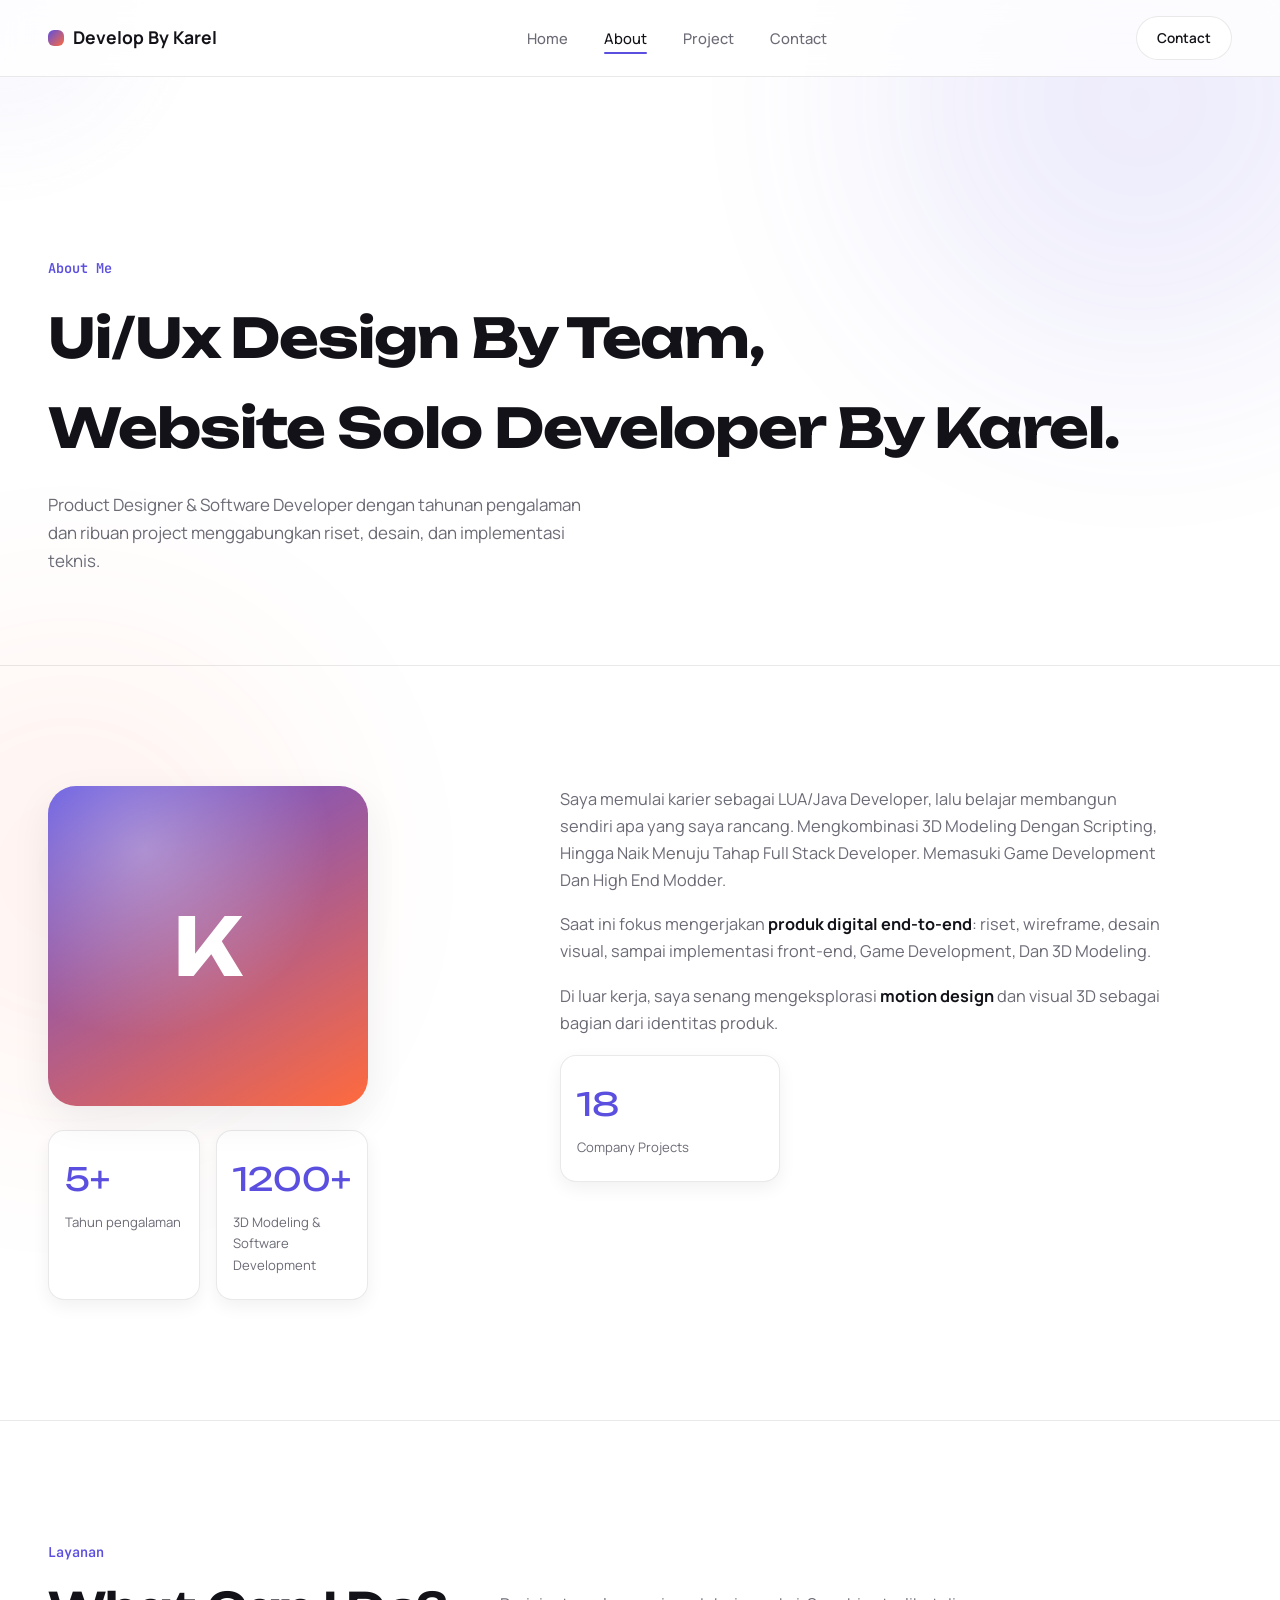
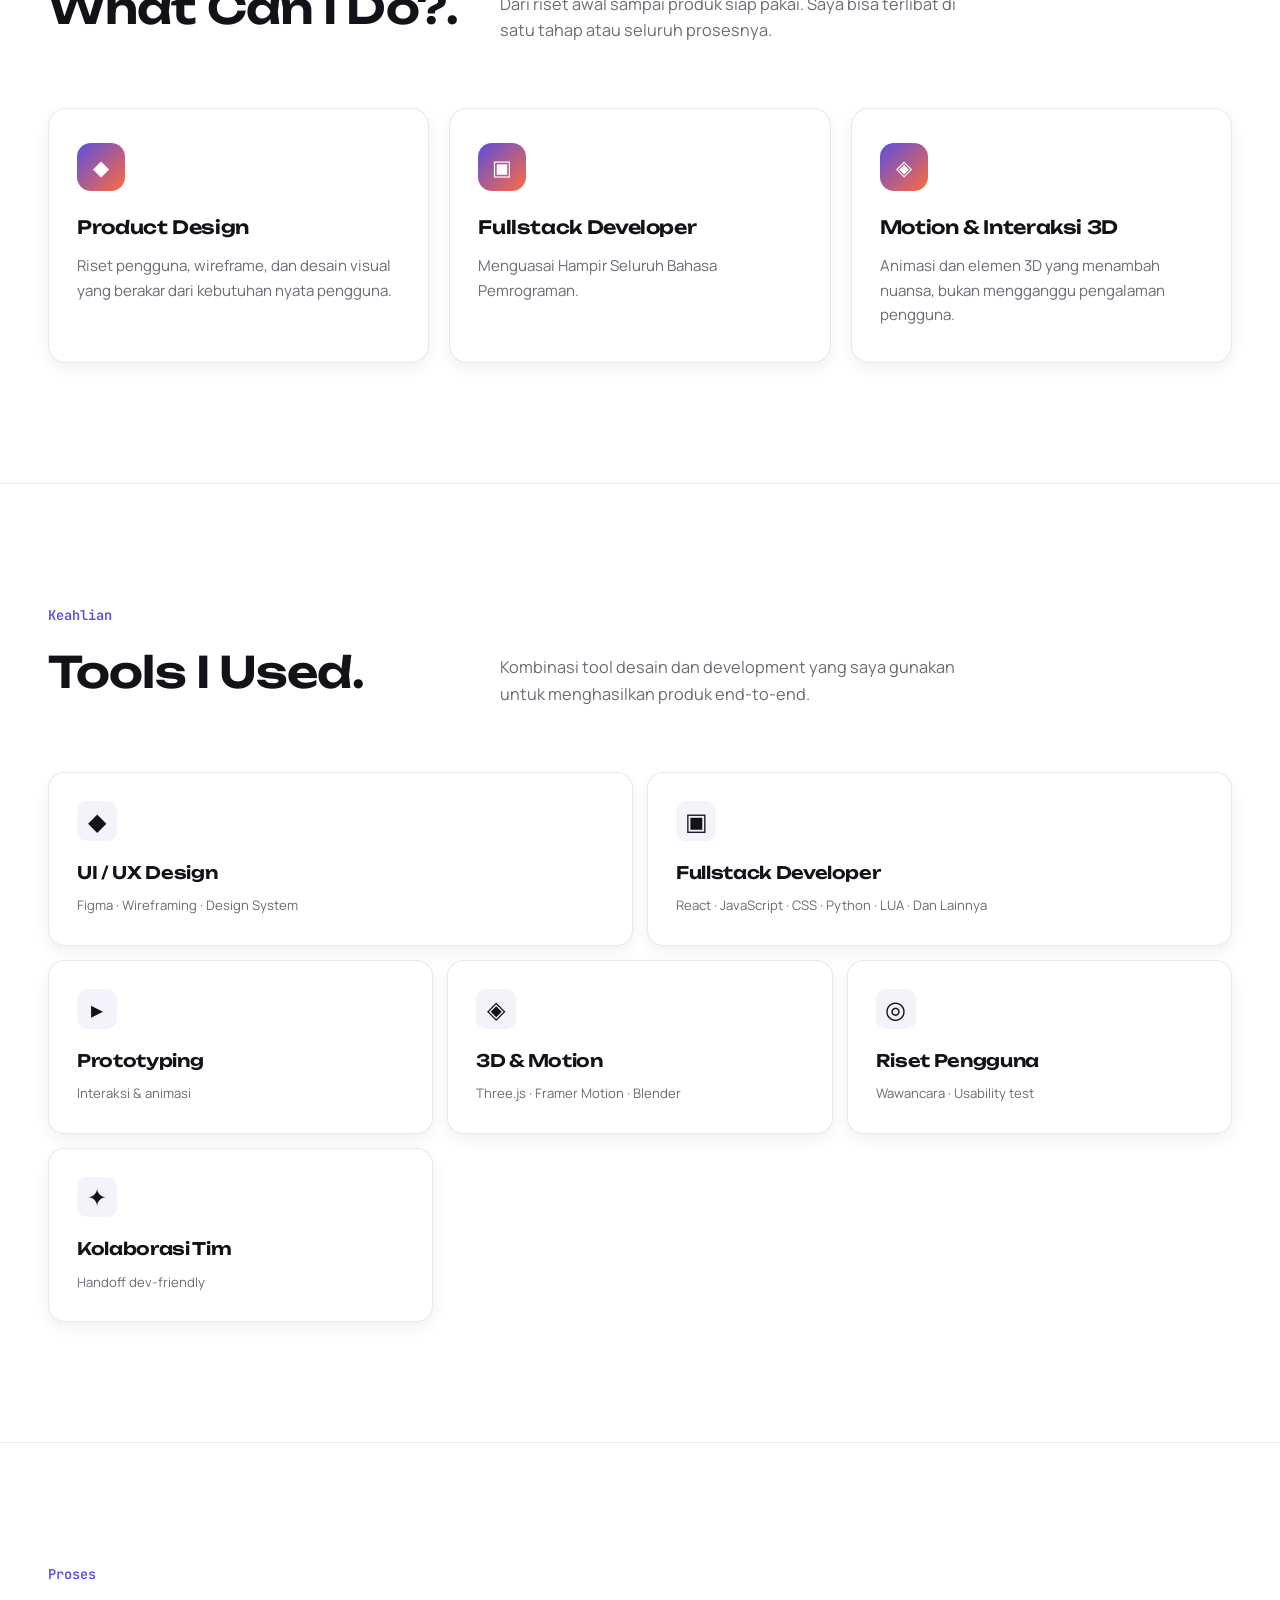
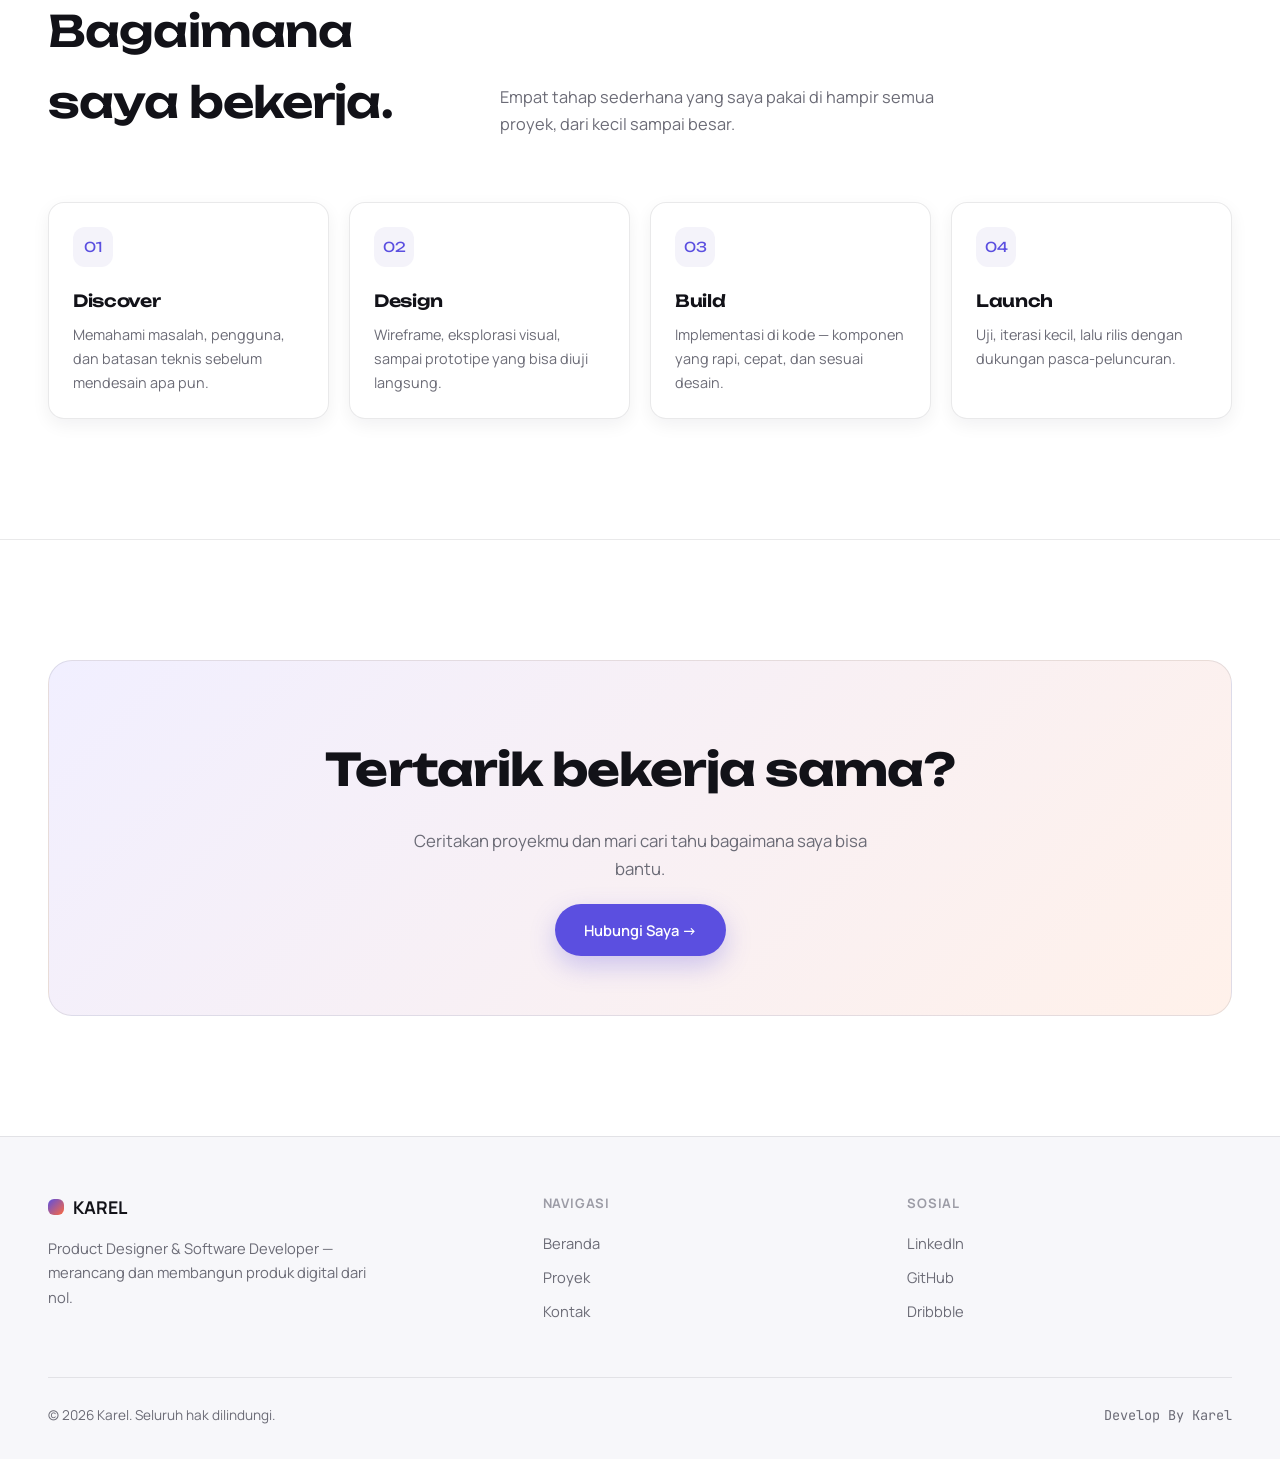
<file: about.html>
<!DOCTYPE html>
<html lang="id">
<head>
<meta charset="UTF-8">
<meta name="viewport" content="width=device-width, initial-scale=1, viewport-fit=cover">
<title>Develop By Karel</title>
<link rel="preconnect" href="https://fonts.googleapis.com">
<link rel="preconnect" href="https://fonts.gstatic.com" crossorigin>
<link href="https://fonts.googleapis.com/css2?family=Unbounded:wght@400;500;600;700;800;900&family=Manrope:wght@400;500;600;700;800&family=JetBrains+Mono:wght@400;500&display=swap" rel="stylesheet">
<link rel="stylesheet" href="assets/style.css">
</head>
<body>

<div class="blob blob-1"></div>
<div class="blob blob-2"></div>
<div id="glow"></div>
<div id="progress"></div>

<nav>
  <div class="wrap">
    <div class="brand"><span class="dot"></span>Develop By Karel</div>
    <div class="navlinks">
      <a href="index.html">Home</a>
      <a href="about.html">About</a>
      <a href="projects.html">Project</a>
      <a href="contact.html">Contact</a>
    </div>
    <a href="contact.html" class="btn btn-ghost" style="padding:10px 20px; font-size:0.85rem;">Contact</a>
  </div>
</nav>

<section class="page-hero">
  <div class="wrap">
    <span class="idx mono">About Me</span>
    <h1>Ui/Ux Design By Team,<br>Website Solo Developer By Karel.</h1>
    <p>Product Designer & Software Developer dengan tahunan pengalaman dan ribuan project menggabungkan riset, desain, dan implementasi teknis.</p>
  </div>
</section>

<section class="section no-border" id="about">
  <div class="wrap">
    <div class="about-grid">
      <div>
        <div class="avatar" style="max-width:320px;"><span>K</span></div>
        <div class="counter-row" style="grid-template-columns:1fr 1fr; max-width:320px;">
          <div class="counter"><div class="n">5+</div><div class="l">Tahun pengalaman</div></div>
          <div class="counter"><div class="n">1200+</div><div class="l">3D Modeling & Software Development</div></div>
        </div>
      </div>
      <div>
        <p>Saya memulai karier sebagai LUA/Java Developer, lalu belajar membangun sendiri apa yang saya rancang. Mengkombinasi 3D Modeling Dengan Scripting, Hingga Naik Menuju Tahap Full Stack Developer. Memasuki Game Development Dan High End Modder.</p>
        <p>Saat ini fokus mengerjakan <strong>produk digital end-to-end</strong>: riset, wireframe, desain visual, sampai implementasi front-end, Game Development, Dan 3D Modeling.</p>
        <p>Di luar kerja, saya senang mengeksplorasi <strong>motion design</strong> dan visual 3D sebagai bagian dari identitas produk.</p>
        <div class="counter" style="max-width:220px; margin-top:8px;"><div class="n">18</div><div class="l">Company Projects</div></div>
      </div>
    </div>
  </div>
</section>

<section class="section" id="services">
  <div class="wrap">
    <div class="shead">
      <span><span class="idx mono">Layanan</span><h2>What Can I Do?.</h2></span>
      <p>Dari riset awal sampai produk siap pakai. Saya bisa terlibat di satu tahap atau seluruh prosesnya.</p>
    </div>
    <div class="services">
      <div class="svc"><div class="ic">◆</div><h3>Product Design</h3><p>Riset pengguna, wireframe, dan desain visual yang berakar dari kebutuhan nyata pengguna.</p></div>
      <div class="svc"><div class="ic">▣</div><h3>Fullstack Developer</h3><p>Menguasai Hampir Seluruh Bahasa Pemrograman.</p></div>
      <div class="svc"><div class="ic">◈</div><h3>Motion & Interaksi 3D</h3><p>Animasi dan elemen 3D yang menambah nuansa, bukan mengganggu pengalaman pengguna.</p></div>
    </div>
  </div>
</section>

<section class="section" id="skills">
  <div class="wrap">
    <div class="shead">
      <span><span class="idx mono">Keahlian</span><h2>Tools I Used.</h2></span>
      <p>Kombinasi tool desain dan development yang saya gunakan untuk menghasilkan produk end-to-end.</p>
    </div>
    <div class="bento">
      <div class="card wide"><div class="ic">◆</div><h3>UI / UX Design</h3><div class="tag">Figma · Wireframing · Design System</div></div>
      <div class="card wide"><div class="ic">▣</div><h3>Fullstack Developer</h3><div class="tag">React · JavaScript · CSS · Python · LUA · Dan Lainnya</div></div>
      <div class="card"><div class="ic">▸</div><h3>Prototyping</h3><div class="tag">Interaksi & animasi</div></div>
      <div class="card"><div class="ic">◈</div><h3>3D & Motion</h3><div class="tag">Three.js · Framer Motion · Blender</div></div>
      <div class="card"><div class="ic">◎</div><h3>Riset Pengguna</h3><div class="tag">Wawancara · Usability test</div></div>
      <div class="card"><div class="ic">✦</div><h3>Kolaborasi Tim</h3><div class="tag">Handoff dev-friendly</div></div>
    </div>
  </div>
</section>

<section class="section" id="process">
  <div class="wrap">
    <div class="shead">
      <span><span class="idx mono">Proses</span><h2>Bagaimana saya bekerja.</h2></span>
      <p>Empat tahap sederhana yang saya pakai di hampir semua proyek, dari kecil sampai besar.</p>
    </div>
    <div class="process">
      <div class="pstep"><div class="num">01</div><h3>Discover</h3><p>Memahami masalah, pengguna, dan batasan teknis sebelum mendesain apa pun.</p></div>
      <div class="pstep"><div class="num">02</div><h3>Design</h3><p>Wireframe, eksplorasi visual, sampai prototipe yang bisa diuji langsung.</p></div>
      <div class="pstep"><div class="num">03</div><h3>Build</h3><p>Implementasi di kode — komponen yang rapi, cepat, dan sesuai desain.</p></div>
      <div class="pstep"><div class="num">04</div><h3>Launch</h3><p>Uji, iterasi kecil, lalu rilis dengan dukungan pasca-peluncuran.</p></div>
    </div>
  </div>
</section>

<section class="section">
  <div class="wrap">
    <div class="cta-panel">
      <h2>Tertarik bekerja sama?</h2>
      <p>Ceritakan proyekmu dan mari cari tahu bagaimana saya bisa bantu.</p>
      <a href="contact.html" class="btn btn-primary">Hubungi Saya →</a>
    </div>
  </div>
</section>

<footer>
  <div class="wrap">
    <div class="foot-grid">
      <div>
        <div class="brand" style="margin-bottom:14px;"><span class="dot"></span>KAREL</div>
        <p style="color:var(--dim); max-width:36ch; font-size:0.92rem;">Product Designer & Software Developer — merancang dan membangun produk digital dari nol.</p>
      </div>
      <div>
        <h4>Navigasi</h4>
        <a href="index.html">Beranda</a><a href="projects.html">Proyek</a><a href="contact.html">Kontak</a>
      </div>
      <div>
        <h4>Sosial</h4>
        <a href="#">LinkedIn</a><a href="#">GitHub</a><a href="#">Dribbble</a>
      </div>
    </div>
    <div class="foot-bottom">
      <span>© 2026 Karel. Seluruh hak dilindungi.</span>
      <span class="mono">Develop By Karel</span>
    </div>
  </div>
</footer>

<script src="assets/common.js"></script>
</body>
</html>
</file>
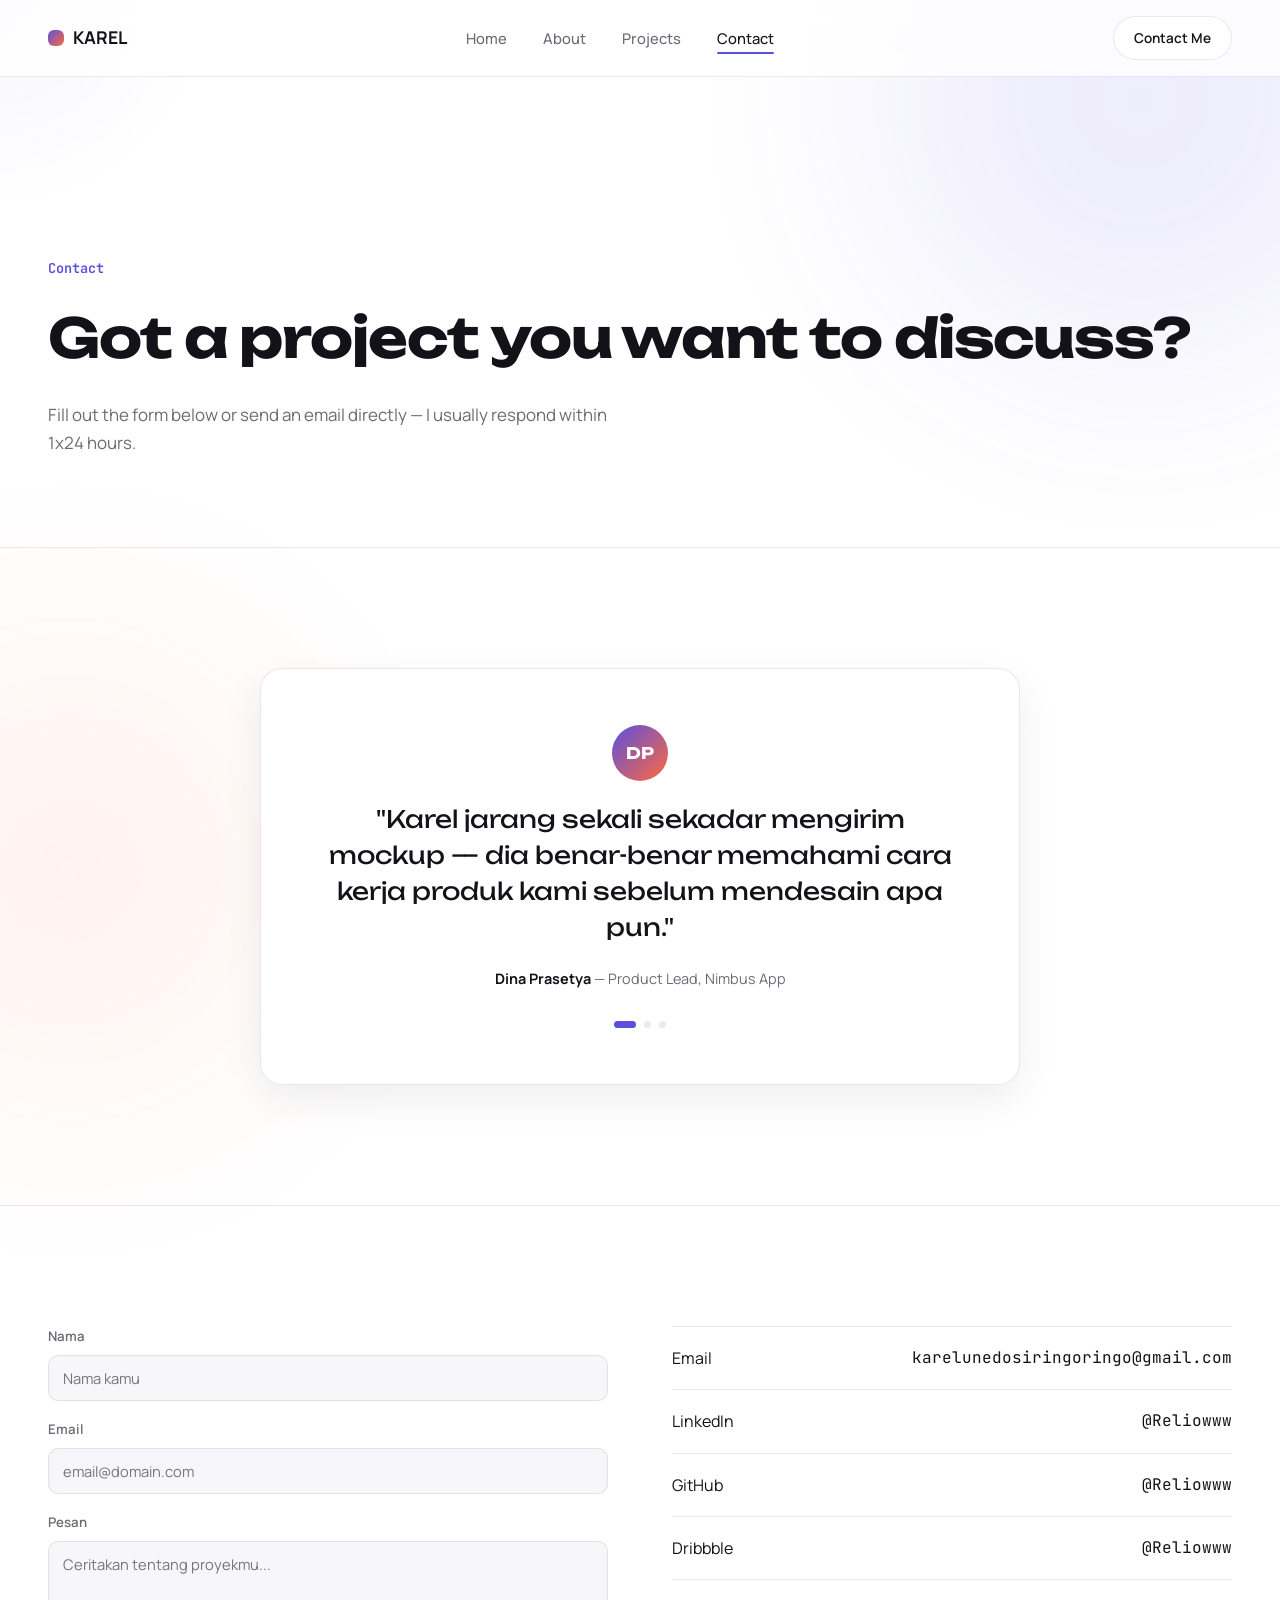
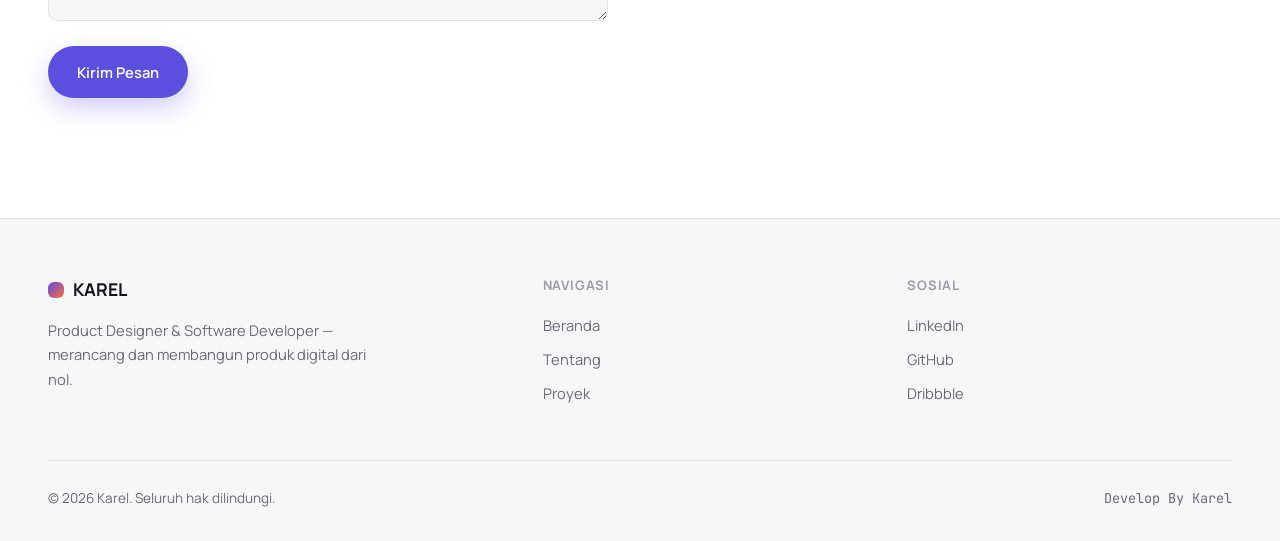
<file: contact.html>
<!DOCTYPE html>
<html lang="id">
<head>
<meta charset="UTF-8">
<meta name="viewport" content="width=device-width, initial-scale=1, viewport-fit=cover">
<title>Kontak — Karel</title>
<link rel="preconnect" href="https://fonts.googleapis.com">
<link rel="preconnect" href="https://fonts.gstatic.com" crossorigin>
<link href="https://fonts.googleapis.com/css2?family=Unbounded:wght@400;500;600;700;800;900&family=Manrope:wght@400;500;600;700;800&family=JetBrains+Mono:wght@400;500&display=swap" rel="stylesheet">
<link rel="stylesheet" href="assets/style.css">
</head>
<body>

<div class="blob blob-1"></div>
<div class="blob blob-2"></div>
<div id="glow"></div>
<div id="progress"></div>

<nav>
  <div class="wrap">
    <div class="brand"><span class="dot"></span>KAREL</div>
    <div class="navlinks">
      <a href="index.html">Home</a>
      <a href="about.html">About</a>
      <a href="projects.html">Projects</a>
      <a href="contact.html">Contact</a>
    </div>
    <a href="contact.html" class="btn btn-ghost" style="padding:10px 20px; font-size:0.85rem;">Contact Me</a>
  </div>
</nav>

<section class="page-hero">
  <div class="wrap">
    <span class="idx mono">Contact</span>
    <h1>Got a project you want to discuss?</h1>
    <p>Fill out the form below or send an email directly — I usually respond within 1x24 hours.</p>
  </div>
</section>

<section class="section no-border">
  <div class="wrap">
    <div class="testi">
      <div class="testi-avatar" id="t-avatar">DP</div>
      <div class="quote" id="t-quote">"Karel jarang sekali sekadar mengirim mockup — dia benar-benar memahami cara kerja produk kami sebelum mendesain apa pun."</div>
      <div class="who" id="t-who"><strong>Dina Prasetya</strong> — Product Lead, Nimbus App</div>
      <div class="testi-dots" id="t-dots"></div>
    </div>
  </div>
</section>

<section class="section">
  <div class="wrap">
    <div class="contact-grid">
      <form id="contact-form" action="https://formsubmit.co/karelunedosiringoringo2@gmail.com" method="POST">
        <input type="hidden" name="_subject" value="Pesan baru dari website Karel">
        <input type="hidden" name="_template" value="table">
        <input type="hidden" name="_captcha" value="false">
        <input type="hidden" name="_next" value="thanks.html">
        <div class="field"><label>Nama</label><input required name="name" id="c-name" type="text" placeholder="Nama kamu"></div>
        <div class="field"><label>Email</label><input required name="email" id="c-email" type="email" placeholder="email@domain.com"></div>
        <div class="field"><label>Pesan</label><textarea required name="message" id="c-msg" placeholder="Ceritakan tentang proyekmu..."></textarea></div>
        <button type="submit" class="btn btn-primary">Kirim Pesan</button>
      </form>
      <div class="contact-list">
        <a href="mailto:halo@karel.dev"><span>Email</span><span class="mono">karelunedosiringoringo@gmail.com</span></a>
        <a href="#"><span>LinkedIn</span><span class="mono">@Reliowww</span></a>
        <a href="#"><span>GitHub</span><span class="mono">@Reliowww</span></a>
        <a href="#"><span>Dribbble</span><span class="mono">@Reliowww</span></a>
      </div>
    </div>
  </div>
</section>

<footer>
  <div class="wrap">
    <div class="foot-grid">
      <div>
        <div class="brand" style="margin-bottom:14px;"><span class="dot"></span>KAREL</div>
        <p style="color:var(--dim); max-width:36ch; font-size:0.92rem;">Product Designer & Software Developer — merancang dan membangun produk digital dari nol.</p>
      </div>
      <div>
        <h4>Navigasi</h4>
        <a href="index.html">Beranda</a><a href="about.html">Tentang</a><a href="projects.html">Proyek</a>
      </div>
      <div>
        <h4>Sosial</h4>
        <a href="#">LinkedIn</a><a href="#">GitHub</a><a href="#">Dribbble</a>
      </div>
    </div>
    <div class="foot-bottom">
      <span>© 2026 Karel. Seluruh hak dilindungi.</span>
      <span class="mono">Develop By Karel</span>
    </div>
  </div>
</footer>

<script src="assets/common.js"></script>
</body>
</html>
</file>
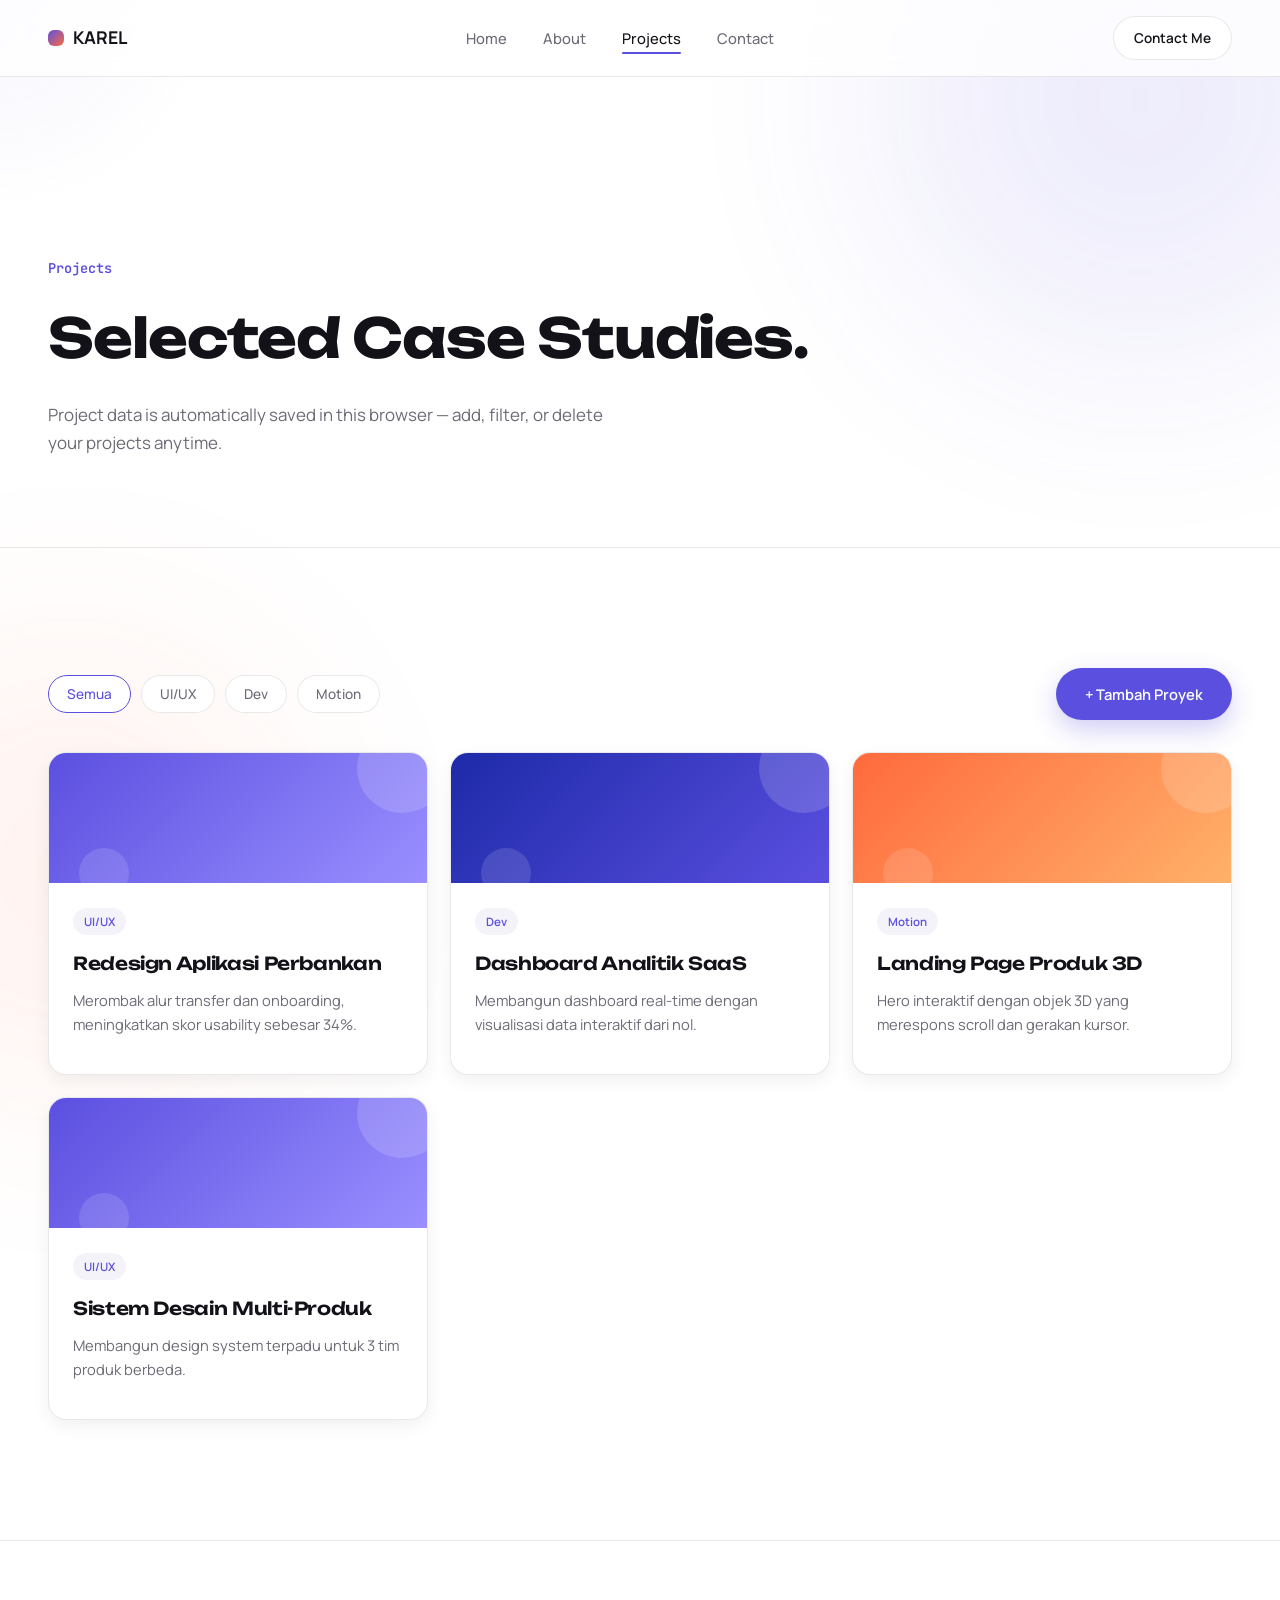
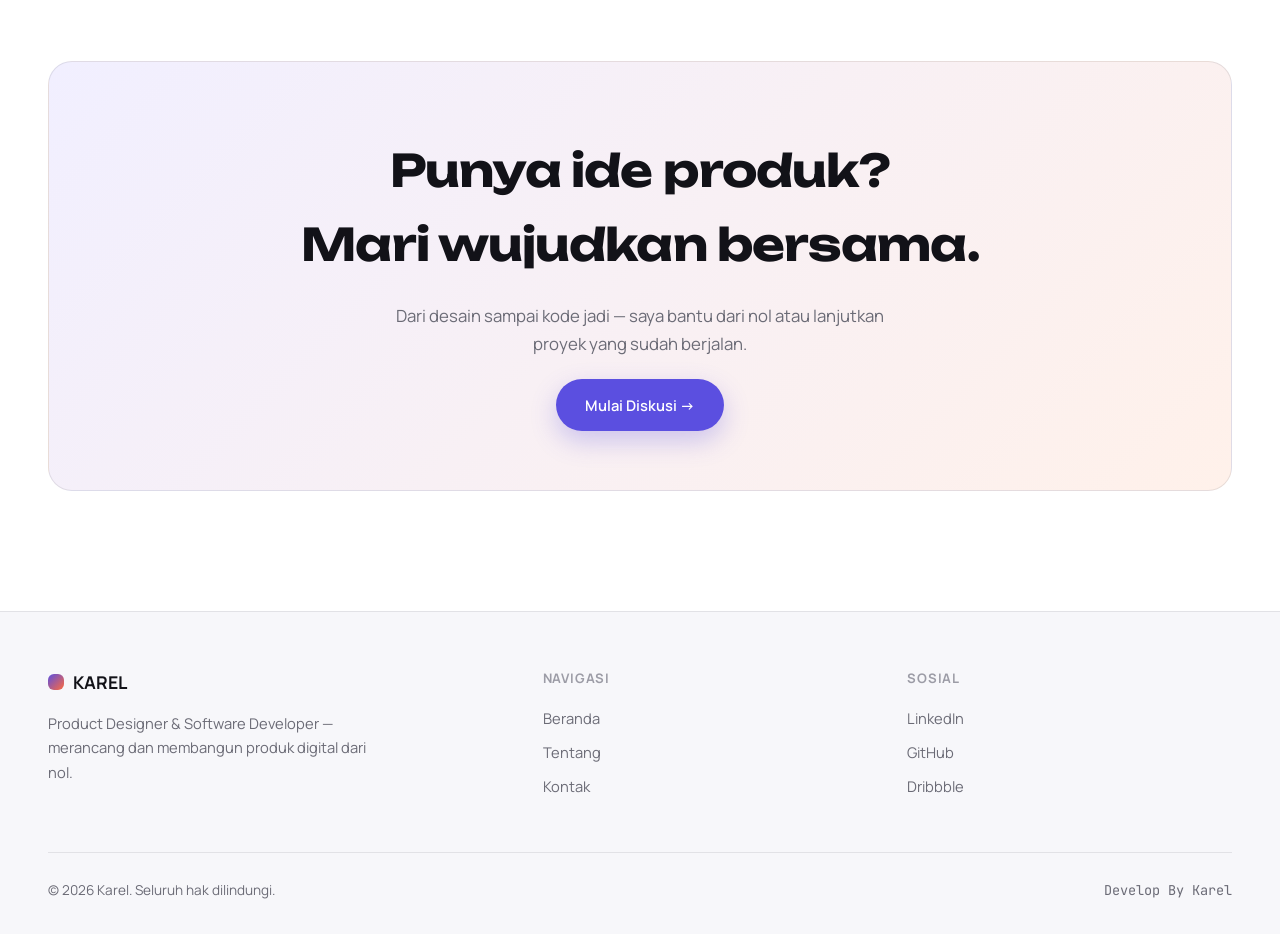
<file: projects.html>
<!DOCTYPE html>
<html lang="id">
<head>
<meta charset="UTF-8">
<meta name="viewport" content="width=device-width, initial-scale=1, viewport-fit=cover">
<title>Proyek — Karel</title>
<link rel="preconnect" href="https://fonts.googleapis.com">
<link rel="preconnect" href="https://fonts.gstatic.com" crossorigin>
<link href="https://fonts.googleapis.com/css2?family=Unbounded:wght@400;500;600;700;800;900&family=Manrope:wght@400;500;600;700;800&family=JetBrains+Mono:wght@400;500&display=swap" rel="stylesheet">
<link rel="stylesheet" href="assets/style.css">
</head>
<body>

<div class="blob blob-1"></div>
<div class="blob blob-2"></div>
<div id="glow"></div>
<div id="progress"></div>

<nav>
  <div class="wrap">
    <div class="brand"><span class="dot"></span>KAREL</div>
    <div class="navlinks">
      <a href="index.html">Home</a>
      <a href="about.html">About</a>
      <a href="projects.html">Projects</a>
      <a href="contact.html">Contact</a>
    </div>
    <a href="contact.html" class="btn btn-ghost" style="padding:10px 20px; font-size:0.85rem;">Contact Me</a>
  </div>
</nav>

<section class="page-hero">
  <div class="wrap">
    <span class="idx mono">Projects</span>
    <h1>Selected Case Studies.</h1>
    <p>Project data is automatically saved in this browser — add, filter, or delete your projects anytime.</p>
  </div>
</section>

<section class="section no-border">
  <div class="wrap">
    <div class="proj-toolbar">
      <div class="filters" id="filters">
        <button class="filter-btn active" data-f="all">Semua</button>
        <button class="filter-btn" data-f="ui">UI/UX</button>
        <button class="filter-btn" data-f="dev">Dev</button>
        <button class="filter-btn" data-f="motion">Motion</button>
      </div>
      <button class="btn btn-primary" onclick="openModal()">+ Tambah Proyek</button>
    </div>
    <div class="proj-grid" id="proj-grid"></div>
  </div>
</section>

<section class="section">
  <div class="wrap">
    <div class="cta-panel">
      <h2>Punya ide produk?<br>Mari wujudkan bersama.</h2>
      <p>Dari desain sampai kode jadi — saya bantu dari nol atau lanjutkan proyek yang sudah berjalan.</p>
      <a href="contact.html" class="btn btn-primary">Mulai Diskusi →</a>
    </div>
  </div>
</section>

<footer>
  <div class="wrap">
    <div class="foot-grid">
      <div>
        <div class="brand" style="margin-bottom:14px;"><span class="dot"></span>KAREL</div>
        <p style="color:var(--dim); max-width:36ch; font-size:0.92rem;">Product Designer & Software Developer — merancang dan membangun produk digital dari nol.</p>
      </div>
      <div>
        <h4>Navigasi</h4>
        <a href="index.html">Beranda</a><a href="about.html">Tentang</a><a href="contact.html">Kontak</a>
      </div>
      <div>
        <h4>Sosial</h4>
        <a href="#">LinkedIn</a><a href="#">GitHub</a><a href="#">Dribbble</a>
      </div>
    </div>
    <div class="foot-bottom">
      <span>© 2026 Karel. Seluruh hak dilindungi.</span>
      <span class="mono">Develop By Karel</span>
    </div>
  </div>
</footer>

<div class="modal-bg" id="modal-bg">
  <div class="modal">
    <h3>Tambah Proyek Baru</h3>
    <form id="proj-form" onsubmit="addProject(event)">
      <div class="field"><label>Judul Proyek</label><input required id="p-title" type="text" placeholder="cth. Aplikasi Booking Salon"></div>
      <div class="field"><label>Kategori</label>
        <select id="p-tag" required>
          <option value="ui">UI/UX</option>
          <option value="dev">Dev</option>
          <option value="motion">Motion</option>
        </select>
      </div>
      <div class="field"><label>Deskripsi singkat</label><textarea required id="p-desc" placeholder="Ceritakan singkat tentang proyek ini..."></textarea></div>
      <div class="field"><label>Link (opsional)</label><input id="p-link" type="url" placeholder="https://..."></div>
      <div class="modal-actions">
        <button type="button" class="btn btn-ghost" onclick="closeModal()">Batal</button>
        <button type="submit" class="btn btn-primary">Simpan Proyek</button>
      </div>
    </form>
  </div>
</div>

<script src="assets/common.js"></script>
</body>
</html>
</file>
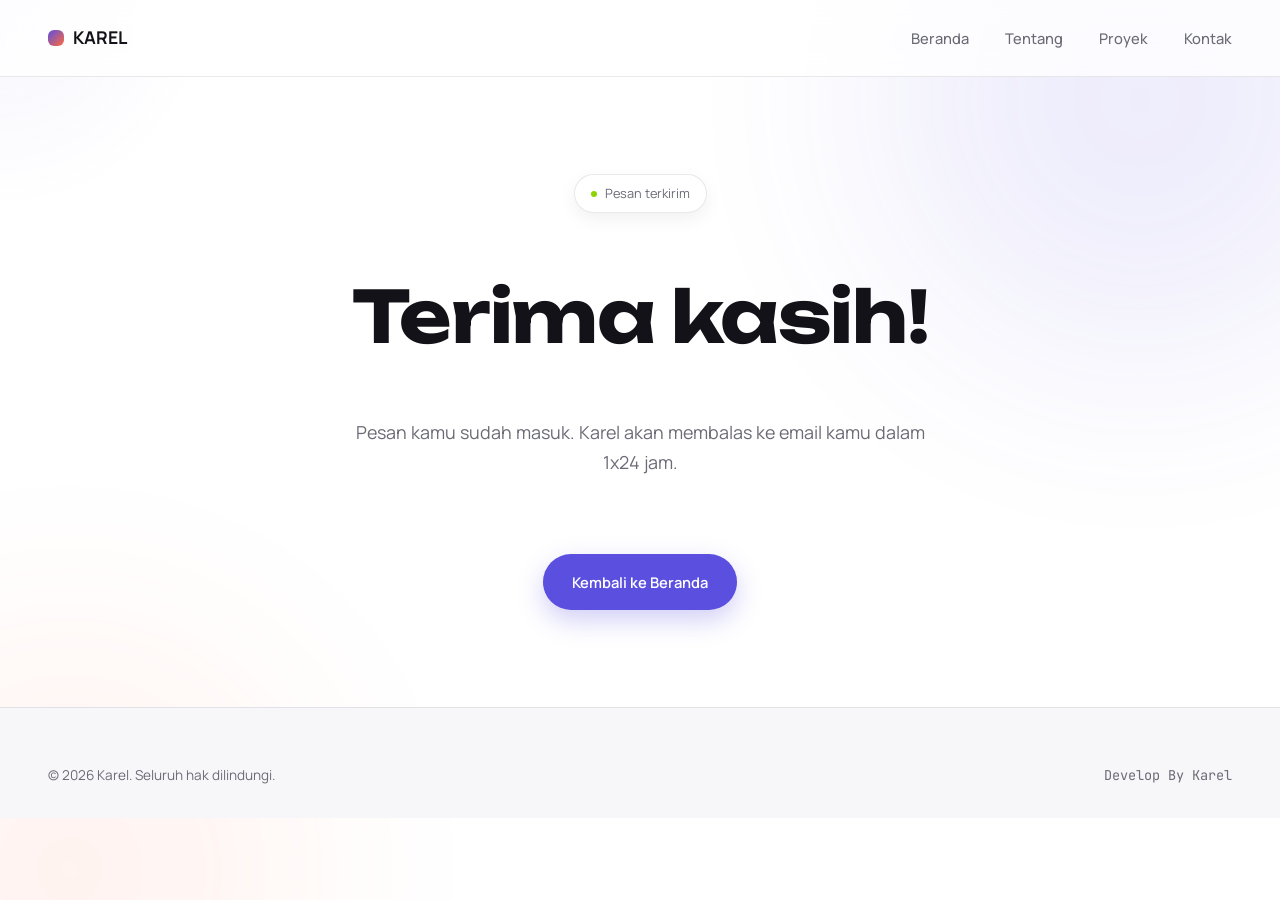
<file: thanks.html>
<!DOCTYPE html>
<html lang="id">
<head>
<meta charset="UTF-8">
<meta name="viewport" content="width=device-width, initial-scale=1, viewport-fit=cover">
<title>Terima Kasih — Karel</title>
<link rel="preconnect" href="https://fonts.googleapis.com">
<link rel="preconnect" href="https://fonts.gstatic.com" crossorigin>
<link href="https://fonts.googleapis.com/css2?family=Unbounded:wght@400;500;600;700;800;900&family=Manrope:wght@400;500;600;700;800&family=JetBrains+Mono:wght@400;500&display=swap" rel="stylesheet">
<link rel="stylesheet" href="assets/style.css">
</head>
<body>

<div class="blob blob-1"></div>
<div class="blob blob-2"></div>
<div id="glow"></div>

<nav>
  <div class="wrap">
    <div class="brand"><span class="dot"></span>KAREL</div>
    <div class="navlinks">
      <a href="index.html">Beranda</a>
      <a href="about.html">Tentang</a>
      <a href="projects.html">Proyek</a>
      <a href="contact.html">Kontak</a>
    </div>
  </div>
</nav>

<section class="hero" style="min-height:70vh;">
  <div class="wrap" style="grid-template-columns:1fr; text-align:center; justify-items:center;">
    <div class="badge"><span class="dot"></span> Pesan terkirim</div>
    <h1>Terima kasih!</h1>
    <p style="margin:24px auto 0;">Pesan kamu sudah masuk. Karel akan membalas ke email kamu dalam 1x24 jam.</p>
    <div class="hero-cta" style="justify-content:center;">
      <a href="index.html" class="btn btn-primary">Kembali ke Beranda</a>
    </div>
  </div>
</section>

<footer>
  <div class="wrap">
    <div class="foot-bottom" style="border-top:none; padding-top:0;">
      <span>© 2026 Karel. Seluruh hak dilindungi.</span>
      <span class="mono">Develop By Karel</span>
    </div>
  </div>
</footer>

<script src="assets/common.js"></script>
</body>
</html>
</file>
<file: assets/style.css>
:root{
  --bg:#FFFFFF; --bg-soft:#F7F7FA; --panel:#FFFFFF; --panel-alt:#F4F3FA;
  --text:#121218; --dim:#6B6B76; --dim2:#9C9CA6;
  --indigo:#5B4FE0; --coral:#FF6A3D; --lime:#8FD400;
  --line: rgba(18,18,24,0.09);
  --shadow: 0 14px 40px rgba(20,20,40,0.07);
  --shadow-sm: 0 6px 18px rgba(20,20,40,0.06);
  box-sizing:border-box;
  padding-top: env(safe-area-inset-top,0px);
  padding-bottom: env(safe-area-inset-bottom,0px);
}
*{box-sizing:inherit; margin:0; padding:0;}
html{scroll-behavior:smooth; scroll-padding-top: env(safe-area-inset-top,0px);}
body{background:var(--bg); color:var(--text); font-family:'Manrope',sans-serif; line-height:1.65; overflow-x:hidden; position:relative;}
h1,h2,h3,.display{font-family:'Unbounded',sans-serif; letter-spacing:-0.02em;}
.mono{font-family:'JetBrains Mono',monospace;}
::selection{background:var(--indigo); color:#fff;}
a{color:inherit; text-decoration:none;}
img{max-width:100%; display:block;}
.wrap{max-width:1360px; margin:0 auto; padding:0 48px;}
@media(max-width:900px){.wrap{padding:0 28px;}}
@media(max-width:560px){.wrap{padding:0 20px;}}

.blob{position:fixed; border-radius:50%; filter:blur(110px); z-index:0; pointer-events:none;}
.blob-1{width:520px; height:520px; background:var(--indigo); opacity:0.10; top:-160px; right:-120px;}
.blob-2{width:460px; height:460px; background:var(--coral); opacity:0.08; bottom:-200px; left:-160px;}

#glow{position:fixed; width:420px; height:420px; border-radius:50%; pointer-events:none; z-index:1;
  background:radial-gradient(circle, rgba(91,79,224,0.06) 0%, rgba(91,79,224,0) 70%);
  transform:translate(-50%,-50%); transition:opacity .3s; will-change:transform;}
@media(max-width:900px){#glow{display:none;}}

#progress{position:fixed; top:0; left:0; height:3px; background:linear-gradient(90deg,var(--indigo),var(--coral)); z-index:200; width:0%;}

nav{position:sticky; top:env(safe-area-inset-top,0px); z-index:100; background:rgba(255,255,255,0.78); backdrop-filter:blur(14px); border-bottom:1px solid var(--line);}
nav .wrap{display:flex; align-items:center; justify-content:space-between; height:76px;}
.brand{font-weight:700; font-size:1.1rem; display:flex; align-items:center; gap:9px;}
.brand .dot{width:16px; height:16px; border-radius:6px; background:linear-gradient(135deg,var(--indigo),var(--coral)); display:inline-block;}
.navlinks{display:flex; gap:36px; font-size:0.92rem; color:var(--dim);}
.navlinks a{position:relative; padding:4px 0; transition:color .2s; font-weight:500;}
.navlinks a:hover, .navlinks a.active{color:var(--text);}
.navlinks a::after{content:''; position:absolute; left:0; bottom:0; width:0; height:2px; border-radius:2px; background:var(--indigo); transition:width .25s;}
.navlinks a:hover::after, .navlinks a.active::after{width:100%;}
@media(max-width:820px){.navlinks{display:none;}}

.hero{position:relative; min-height:100vh; display:flex; align-items:center; overflow:hidden; z-index:2;}
#hero-canvas{position:absolute; inset:0; z-index:0; opacity:0.9;}
.hero .wrap{position:relative; z-index:1; display:grid; grid-template-columns:1.1fr 0.9fr; gap:40px; align-items:center; width:100%;}
@media(max-width:960px){.hero .wrap{grid-template-columns:1fr;}}
.badge{display:inline-flex; align-items:center; gap:8px; border:1px solid var(--line); background:#fff; box-shadow:var(--shadow-sm); padding:8px 16px; border-radius:100px; font-size:0.8rem; color:var(--dim); margin-bottom:26px; opacity:0; animation:rise .7s .05s forwards;}
.badge .dot{width:6px; height:6px; border-radius:50%; background:var(--lime); animation:pulse 2s infinite;}
@keyframes pulse{0%,100%{opacity:1;}50%{opacity:.3;}}
.hero h1{font-size:clamp(2.6rem,5.6vw,4.5rem); font-weight:700; line-height:1.05; opacity:0; animation:rise .7s .2s forwards;}
.hero h1 .grad{background:linear-gradient(90deg,var(--indigo),var(--coral)); -webkit-background-clip:text; background-clip:text; color:transparent;}
.hero p{margin-top:24px; max-width:52ch; color:var(--dim); font-size:1.12rem; opacity:0; animation:rise .7s .35s forwards;}
.hero-cta{margin-top:36px; display:flex; gap:14px; flex-wrap:wrap; opacity:0; animation:rise .7s .5s forwards;}
.hero-meta{margin-top:56px; display:flex; gap:36px; flex-wrap:wrap; opacity:0; animation:rise .7s .65s forwards;}
.hero-meta div{border-left:2px solid var(--line); padding-left:14px;}
.hero-meta .n{font-family:'Unbounded'; font-size:1.5rem; color:var(--indigo);}
.hero-meta .l{font-size:0.78rem; color:var(--dim2); margin-top:2px;}
@keyframes rise{from{opacity:0; transform:translateY(16px);} to{opacity:1; transform:translateY(0);}}

/* floating 3D mockup card in hero */
.float-card{position:relative; height:440px; display:flex; align-items:center; justify-content:center; perspective:1200px;}
.fc{position:absolute; background:#fff; border:1px solid var(--line); border-radius:18px; box-shadow:var(--shadow); transform-style:preserve-3d;}
.fc-1{width:230px; height:150px; transform:rotate3d(1,-1,0,18deg) translate(-40px,-60px); background:linear-gradient(135deg,#EFEDFF,#fff); animation:float1 6s ease-in-out infinite;}
.fc-2{width:190px; height:190px; transform:rotate3d(-1,1,0.2,16deg) translate(70px,40px); background:linear-gradient(135deg,#FFF0E9,#fff); animation:float2 7s ease-in-out infinite; padding:18px;}
.fc-3{width:150px; height:96px; transform:rotate3d(1,1,0,-14deg) translate(-90px,110px); background:linear-gradient(135deg,#EEFCD8,#fff); animation:float3 5.5s ease-in-out infinite;}
@keyframes float1{0%,100%{transform:rotate3d(1,-1,0,18deg) translate(-40px,-60px);}50%{transform:rotate3d(1,-1,0,18deg) translate(-40px,-78px);}}
@keyframes float2{0%,100%{transform:rotate3d(-1,1,0.2,16deg) translate(70px,40px);}50%{transform:rotate3d(-1,1,0.2,16deg) translate(70px,58px);}}
@keyframes float3{0%,100%{transform:rotate3d(1,1,0,-14deg) translate(-90px,110px);}50%{transform:rotate3d(1,1,0,-14deg) translate(-90px,94px);}}
.fc-dot{width:9px; height:9px; border-radius:50%; background:var(--indigo); margin-bottom:10px;}
.fc-bar{height:7px; border-radius:4px; background:var(--line); margin-bottom:7px;}
.fc-bar.short{width:60%;}
@media(max-width:960px){.float-card{height:280px; margin-top:20px;} .fc-1,.fc-2,.fc-3{transform:scale(0.75);}}

/* avatar (used in place of a real photo) */
.avatar{width:100%; aspect-ratio:1; border-radius:28px; background:linear-gradient(150deg,var(--indigo),var(--coral)); display:flex; align-items:center; justify-content:center; box-shadow:var(--shadow); position:relative; overflow:hidden;}
.avatar span{font-family:'Unbounded'; font-size:5rem; color:#fff; font-weight:700; z-index:1;}
.avatar::before{content:''; position:absolute; inset:0; background:radial-gradient(circle at 30% 20%, rgba(255,255,255,0.35), transparent 55%);}
.avatar-ring{position:absolute; border:1px dashed rgba(18,18,24,0.15); border-radius:50%;}

/* page hero */
.page-hero{padding:180px 0 90px; position:relative; z-index:2; border-bottom:1px solid var(--line);}
.page-hero .idx{color:var(--indigo); font-size:0.85rem; display:block; margin-bottom:14px; opacity:0; animation:rise .6s .05s forwards; font-weight:600;}
.page-hero h1{font-size:clamp(2.2rem,4.6vw,3.4rem); opacity:0; animation:rise .6s .15s forwards;}
.page-hero p{color:var(--dim); max-width:56ch; margin-top:18px; font-size:1.06rem; opacity:0; animation:rise .6s .28s forwards;}

.btn{padding:15px 28px; border-radius:100px; font-size:0.92rem; font-weight:600; border:1px solid transparent; cursor:pointer; transition:transform .18s ease, background .2s ease, border-color .2s, box-shadow .2s; font-family:'Manrope';}
.btn:hover{transform:translateY(-2px);}
.btn-primary{background:var(--indigo); color:#fff; box-shadow:0 10px 26px rgba(91,79,224,0.28);}
.btn-primary:hover{background:#4B3FD0;}
.btn-ghost{border-color:var(--line); color:var(--text); background:#fff;}
.btn-ghost:hover{border-color:var(--indigo); color:var(--indigo);}

.marquee{border-top:1px solid var(--line); border-bottom:1px solid var(--line); overflow:hidden; padding:22px 0; position:relative; z-index:2; background:var(--bg-soft);}
.marquee-track{display:flex; gap:48px; width:max-content; animation:scroll 28s linear infinite;}
.marquee span{font-family:'Unbounded'; font-size:1.3rem; color:var(--dim2); white-space:nowrap; display:flex; align-items:center; gap:48px;}
.marquee span em{font-style:normal; color:var(--text);}
@keyframes scroll{from{transform:translateX(0);} to{transform:translateX(-50%);}}

.section{padding:120px 0; border-top:1px solid var(--line); position:relative; z-index:2;}
.section.no-border{border-top:none;}
.shead{display:grid; grid-template-columns:0.9fr 1.6fr; gap:40px; margin-bottom:64px; align-items:end;}
@media(max-width:820px){.shead{grid-template-columns:1fr;}}
.shead h2{font-size:clamp(1.9rem,3.4vw,2.7rem); font-weight:600;}
.shead p{color:var(--dim); max-width:48ch; font-size:1.02rem;}
.idx{color:var(--indigo); font-size:0.85rem; display:block; margin-bottom:10px; font-weight:600;}

.about-grid{display:grid; grid-template-columns:0.8fr 1.2fr; gap:64px; align-items:start;}
@media(max-width:820px){.about-grid{grid-template-columns:1fr;}}
.counter-row{display:grid; grid-template-columns:repeat(3,1fr); gap:16px; margin-top:24px;}
.counter{background:var(--panel); border:1px solid var(--line); border-radius:16px; padding:22px 16px; text-align:left; box-shadow:var(--shadow-sm);}
.counter .n{font-family:'Unbounded'; font-size:2rem; color:var(--indigo);}
.counter .l{color:var(--dim); font-size:0.82rem; margin-top:6px;}
.about-grid p{color:var(--dim); margin-bottom:18px; max-width:60ch; font-size:1.02rem;}
.about-grid strong{color:var(--text); font-weight:700;}

.services{display:grid; grid-template-columns:repeat(3,1fr); gap:20px;}
@media(max-width:900px){.services{grid-template-columns:1fr;}}
.svc{background:var(--panel); border:1px solid var(--line); border-radius:18px; padding:34px 28px; transition:transform .25s, box-shadow .25s; box-shadow:var(--shadow-sm);}
.svc:hover{transform:translateY(-6px); box-shadow:var(--shadow);}
.svc .ic{width:48px; height:48px; border-radius:14px; background:linear-gradient(135deg,var(--indigo),var(--coral)); display:flex; align-items:center; justify-content:center; font-size:1.3rem; margin-bottom:22px; color:#fff;}
.svc h3{font-size:1.15rem; font-weight:600; margin-bottom:10px;}
.svc p{color:var(--dim); font-size:0.94rem;}

.bento{display:grid; grid-template-columns:repeat(6,1fr); gap:14px;}
.bento .card{grid-column:span 2; background:var(--panel); border:1px solid var(--line); border-radius:16px; padding:28px; min-height:160px; display:flex; flex-direction:column; justify-content:space-between; transition:transform .2s, box-shadow .2s; box-shadow:var(--shadow-sm);}
.bento .card.wide{grid-column:span 3;}
@media(max-width:820px){.bento{grid-template-columns:repeat(2,1fr);} .bento .card, .bento .card.wide{grid-column:span 2;}}
.bento .card .ic{font-size:1.5rem; margin-bottom:auto; width:40px; height:40px; border-radius:10px; background:var(--panel-alt); display:flex; align-items:center; justify-content:center;}
.bento .card h3{font-size:1.08rem; font-weight:600; margin-top:18px;}
.bento .card .tag{color:var(--dim); font-size:0.82rem; margin-top:8px;}
.bento .card:hover{transform:translateY(-4px); box-shadow:var(--shadow);}

.process{display:grid; grid-template-columns:repeat(4,1fr); gap:20px; position:relative;}
@media(max-width:820px){.process{grid-template-columns:1fr;}}
.pstep{background:var(--panel); border:1px solid var(--line); border-radius:16px; padding:24px; box-shadow:var(--shadow-sm);}
.pstep .num{width:40px; height:40px; border-radius:12px; background:var(--panel-alt); display:flex; align-items:center; justify-content:center; font-family:'Unbounded'; font-size:0.85rem; color:var(--indigo); margin-bottom:20px;}
.pstep h3{font-size:1.05rem; font-weight:600; margin-bottom:8px;}
.pstep p{color:var(--dim); font-size:0.9rem;}

.proj-toolbar{display:flex; justify-content:space-between; align-items:center; margin-bottom:32px; gap:16px; flex-wrap:wrap;}
.filters{display:flex; gap:10px; flex-wrap:wrap;}
.filter-btn{padding:9px 18px; border-radius:100px; border:1px solid var(--line); background:#fff; color:var(--dim); font-size:0.85rem; cursor:pointer; transition:.2s; font-family:'Manrope'; font-weight:500;}
.filter-btn.active, .filter-btn:hover{border-color:var(--indigo); color:var(--indigo);}
.proj-grid{display:grid; grid-template-columns:repeat(auto-fill,minmax(300px,1fr)); gap:22px;}
.proj-card{background:var(--panel); border:1px solid var(--line); border-radius:18px; overflow:hidden; position:relative; transition:transform .2s, box-shadow .2s; box-shadow:var(--shadow-sm);}
.proj-card:hover{transform:translateY(-5px); box-shadow:var(--shadow);}
.proj-thumb{height:130px; position:relative; overflow:hidden;}
.proj-thumb.tag-ui{background:linear-gradient(135deg,#5B4FE0,#9A8FFF);}
.proj-thumb.tag-dev{background:linear-gradient(135deg,#1D2AA8,#5B4FE0);}
.proj-thumb.tag-motion{background:linear-gradient(135deg,#FF6A3D,#FFB16A);}
.proj-thumb .shape{position:absolute; border-radius:50%; opacity:0.5;}
.proj-thumb .s1{width:90px; height:90px; background:rgba(255,255,255,0.3); top:-30px; right:-20px;}
.proj-thumb .s2{width:50px; height:50px; background:rgba(255,255,255,0.25); bottom:-15px; left:30px;}
.proj-body{padding:24px;}
.proj-card .tag{display:inline-block; font-size:0.72rem; color:var(--indigo); background:var(--panel-alt); padding:4px 11px; margin-bottom:14px; border-radius:100px; font-weight:600;}
.proj-card h3{font-size:1.12rem; font-weight:600; margin-bottom:9px;}
.proj-card p{color:var(--dim); font-size:0.92rem; margin-bottom:14px;}
.proj-card a.link{font-size:0.85rem; color:var(--indigo); font-weight:600;}
.proj-card .del{position:absolute; top:14px; right:14px; background:rgba(255,255,255,0.85); width:26px; height:26px; border-radius:50%; border:none; color:var(--dim); cursor:pointer; font-size:0.85rem; opacity:0; transition:opacity .15s; z-index:2;}
.proj-card:hover .del{opacity:1;}
.proj-card .del:hover{color:var(--coral);}
.proj-empty{color:var(--dim); padding:50px 0; text-align:center; border:1px dashed var(--line); border-radius:16px; grid-column:1/-1;}

.testi{background:var(--panel); border:1px solid var(--line); border-radius:22px; padding:56px; text-align:center; max-width:760px; margin:0 auto; position:relative; box-shadow:var(--shadow);}
@media(max-width:640px){.testi{padding:36px 24px;}}
.testi-avatar{width:56px; height:56px; border-radius:50%; margin:0 auto 20px; background:linear-gradient(135deg,var(--indigo),var(--coral)); display:flex; align-items:center; justify-content:center; color:#fff; font-family:'Unbounded'; font-weight:700;}
.testi .quote{font-family:'Unbounded'; font-size:clamp(1.1rem,2vw,1.5rem); line-height:1.5; margin-bottom:22px; font-weight:400;}
.testi .who{color:var(--dim); font-size:0.9rem;}
.testi .who strong{color:var(--text);}
.testi-dots{display:flex; gap:8px; justify-content:center; margin-top:30px;}
.tdot{width:7px; height:7px; border-radius:50%; background:var(--line); cursor:pointer; transition:.2s;}
.tdot.active{background:var(--indigo); width:22px; border-radius:4px;}

.modal-bg{position:fixed; inset:0; background:rgba(18,18,24,0.4); backdrop-filter:blur(6px); display:none; align-items:center; justify-content:center; z-index:300; padding:20px;}
.modal-bg.open{display:flex;}
.modal{background:#fff; border:1px solid var(--line); border-radius:20px; padding:36px; width:100%; max-width:480px; max-height:86vh; overflow-y:auto; box-shadow:var(--shadow);}
.modal h3{font-size:1.25rem; margin-bottom:24px;}
.field{margin-bottom:18px;}
.field label{display:block; font-size:0.83rem; color:var(--dim); margin-bottom:7px; font-weight:600;}
.field input, .field textarea, .field select{width:100%; background:var(--bg-soft); border:1px solid var(--line); color:var(--text); padding:12px 14px; font-family:inherit; font-size:0.92rem; border-radius:10px;}
.field input:focus, .field textarea:focus, .field select:focus{outline:none; border-color:var(--indigo);}
.field textarea{resize:vertical; min-height:80px;}
.modal-actions{display:flex; gap:10px; margin-top:24px; justify-content:flex-end;}

.cta-panel{background:linear-gradient(135deg, #F1EFFF, #FFF1EA); border:1px solid var(--line); border-radius:24px; padding:72px 56px; text-align:center;}
@media(max-width:640px){.cta-panel{padding:48px 24px;}}
.cta-panel h2{font-size:clamp(1.8rem,4vw,2.8rem); margin-bottom:20px;}
.cta-panel p{color:var(--dim); max-width:50ch; margin:0 auto 34px; font-size:1.05rem;}

.contact-grid{display:grid; grid-template-columns:1fr 1fr; gap:64px;}
@media(max-width:820px){.contact-grid{grid-template-columns:1fr;}}
.contact-list a{display:flex; justify-content:space-between; padding:18px 0; border-top:1px solid var(--line); transition:.2s;}
.contact-list a:last-child{border-bottom:1px solid var(--line);}
.contact-list a:hover{color:var(--indigo); padding-left:6px;}

footer{border-top:1px solid var(--line); padding:56px 0 32px; position:relative; z-index:2; background:var(--bg-soft);}
.foot-grid{display:grid; grid-template-columns:1.4fr 1fr 1fr; gap:40px; margin-bottom:44px;}
@media(max-width:760px){.foot-grid{grid-template-columns:1fr;}}
.foot-grid h4{font-size:0.82rem; color:var(--dim2); margin-bottom:16px; text-transform:uppercase; letter-spacing:.06em;}
.foot-grid a{display:block; color:var(--dim); font-size:0.92rem; margin-bottom:10px; transition:.2s;}
.foot-grid a:hover{color:var(--indigo);}
.foot-bottom{border-top:1px solid var(--line); padding-top:26px; display:flex; justify-content:space-between; flex-wrap:wrap; gap:10px; color:var(--dim); font-size:0.85rem;}

@media (prefers-reduced-motion: reduce){
  .badge,.hero h1,.hero p,.hero-cta,.hero-meta,.page-hero .idx,.page-hero h1,.page-hero p{animation:none; opacity:1;}
  #hero-canvas{display:none;} .marquee-track{animation:none;} .fc-1,.fc-2,.fc-3{animation:none;}
}
:focus-visible{outline:2px solid var(--indigo); outline-offset:2px;}
</file>
